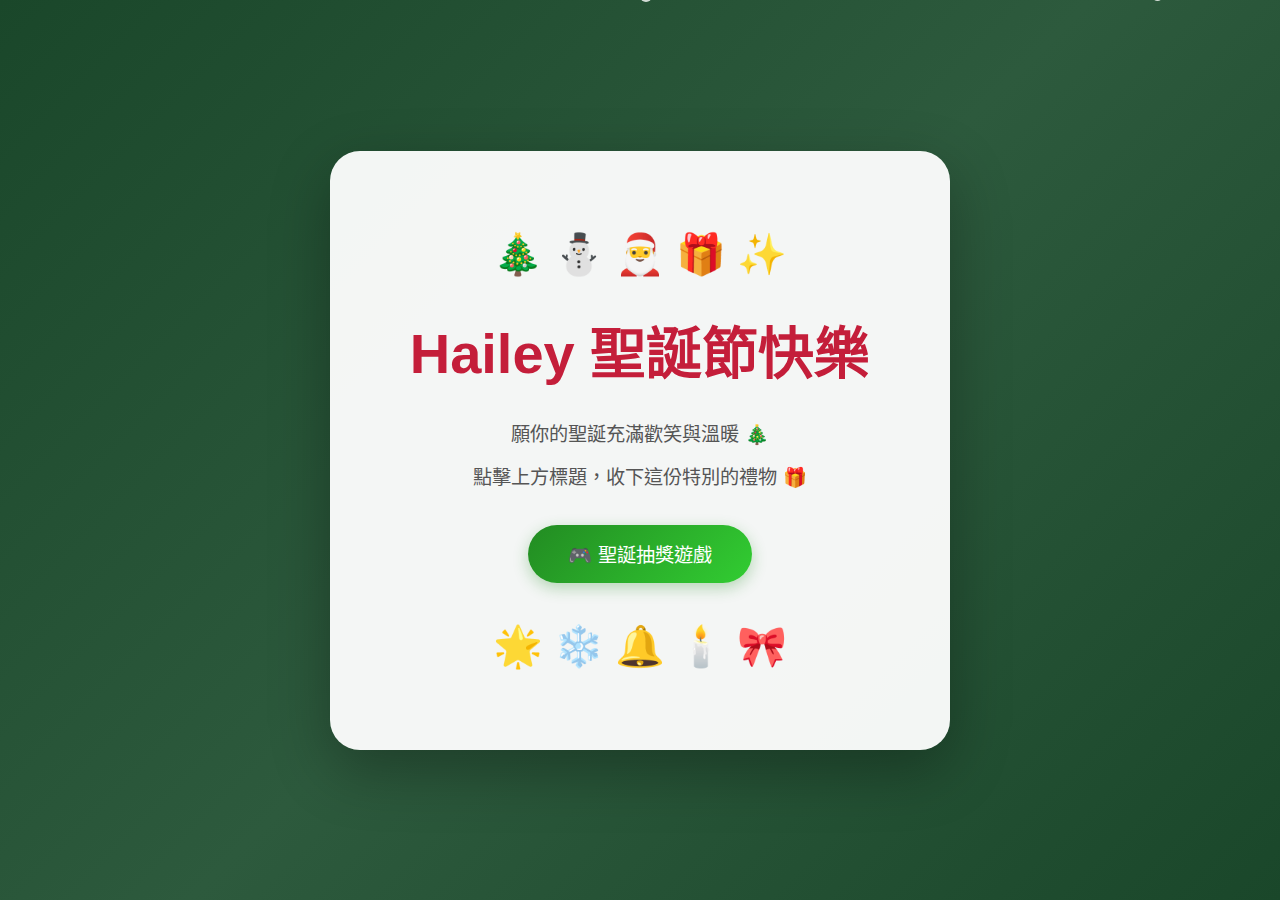
<file: index.html>
<!DOCTYPE html>
<html lang="zh-TW">
<head>
    <meta charset="UTF-8">
    <meta name="viewport" content="width=device-width, initial-scale=1.0">
    <title>神秘網址</title>
    <link rel="stylesheet" href="styles.css">
</head>
<body>
    <div class="snow"></div>
    <div class="snow"></div>
    <div class="snow"></div>
    <div class="snow"></div>
    <div class="snow"></div>

    <div class="container">
        <div class="decorations">🎄 ⛄ 🎅 🎁 ✨</div>

        <h1><a href="https://www.youtube.com/watch?v=dQw4w9WgXcQ&list=RDdQw4w9WgXcQ&start_radio=1">Hailey 聖誕節快樂</a></h1>

        <p class="message">願你的聖誕充滿歡笑與溫暖 🎄</p>
        <p class="message">點擊上方標題，收下這份特別的禮物 🎁</p>

        <button class="game-btn" onclick="window.location.href='game.html'">🎮 聖誕抽獎遊戲</button>

        <div class="decorations">🌟 ❄️ 🔔 🕯️ 🎀</div>
    </div>

    <script src="script.js"></script>
</body>
</html>
</file>
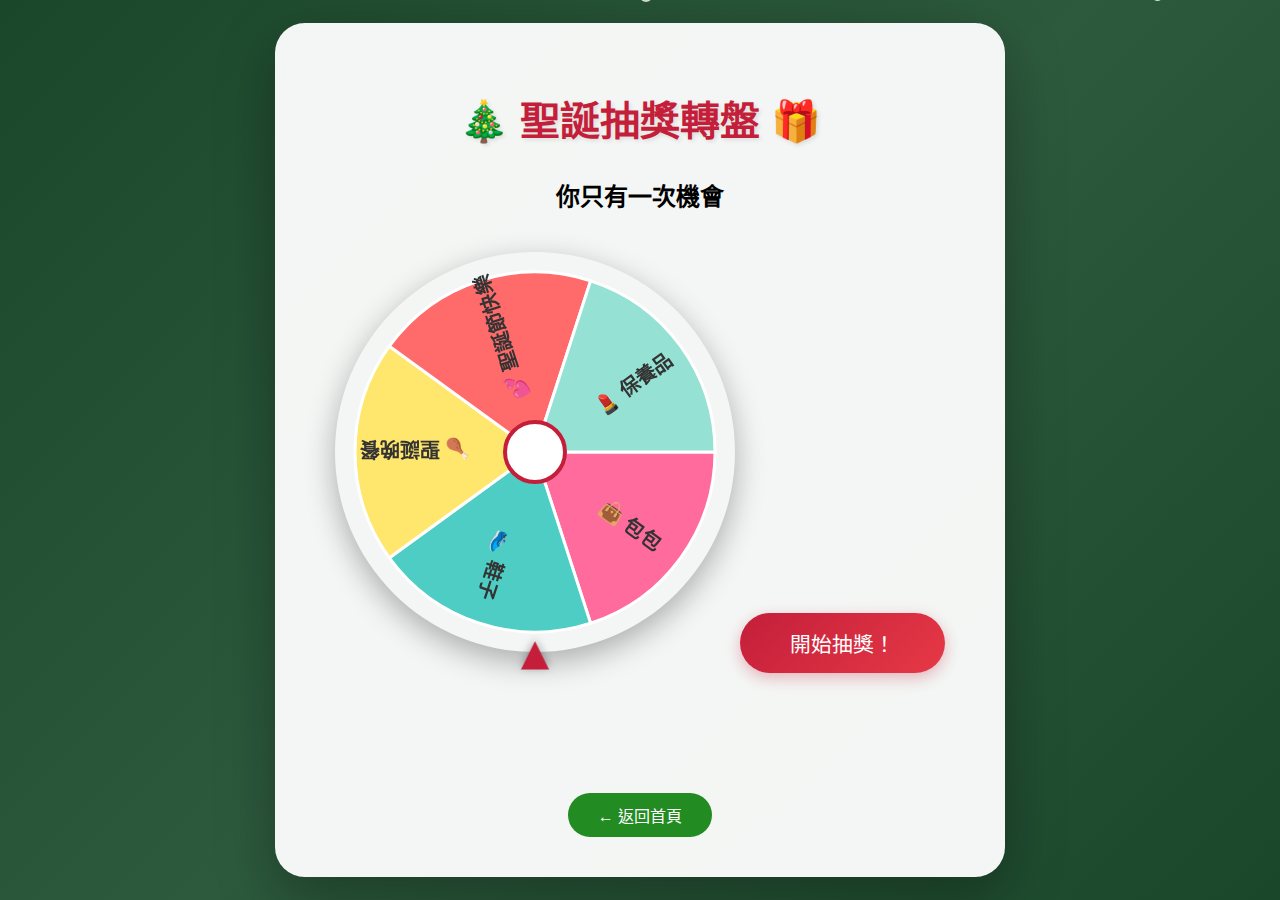
<file: game.html>
<!DOCTYPE html>
<html lang="zh-TW">
<head>
    <meta charset="UTF-8">
    <meta name="viewport" content="width=device-width, initial-scale=1.0">
    <title>聖誕抽獎轉盤</title>
    <link rel="stylesheet" href="game.css">
</head>
<body>
    <div class="snow"></div>
    <div class="snow"></div>
    <div class="snow"></div>
    <div class="snow"></div>
    <div class="snow"></div>
    
    <div class="container">
        <h1>🎄 聖誕抽獎轉盤 🎁</h1>
        <h2> 你只有一次機會 </h2>
        
        <div class="wheel-container">
            <div class="arrow">▼</div>
            <canvas id="wheel" width="400" height="400"></canvas>
        </div>
        
        <button id="spinBtn" class="spin-btn">開始抽獎！</button>
        
        <div id="result" class="result"></div>
        
        <button class="back-btn" onclick="window.location.href='index.html'">← 返回首頁</button>
    </div>
    
    <script src="game.js"></script>
</body>
</html>
</file>
<file: styles.css>
body {
    margin: 0;
    padding: 0;
    display: flex;
    justify-content: center;
    align-items: center;
    min-height: 100vh;
    font-family: 'Segoe UI', Tahoma, Geneva, Verdana, sans-serif;
    background: linear-gradient(135deg, #1a472a 0%, #2d5a3d 50%, #1a472a 100%);
    overflow: hidden;
}

.container {
    text-align: center;
    background: rgba(255, 255, 255, 0.95);
    padding: 60px 80px;
    border-radius: 30px;
    box-shadow: 0 20px 60px rgba(0, 0, 0, 0.3);
    position: relative;
    z-index: 10;
}

h1 {
    font-size: 3.5rem;
    text-align: center;
    margin: 30px 0;
    animation: glow 2s ease-in-out infinite;
}

h1 a {
    color: #c41e3a;
    text-decoration: none;
    transition: all 0.3s;
}

h1 a:hover {
    color: #228b22;
    text-shadow: 0 0 20px rgba(34, 139, 34, 0.5);
}

.decorations {
    font-size: 2.5rem;
    margin: 20px 0;
    animation: bounce 2s ease-in-out infinite;
}

.message {
    font-size: 1.2rem;
    color: #555;
    margin: 15px 0;
    animation: fadeIn 2s;
}

.game-btn {
    background: linear-gradient(135deg, #228b22, #32cd32);
    color: white;
    border: none;
    padding: 15px 40px;
    font-size: 1.2rem;
    border-radius: 50px;
    cursor: pointer;
    margin: 20px 0;
    transition: all 0.3s;
    box-shadow: 0 5px 15px rgba(34, 139, 34, 0.3);
}

.game-btn:hover {
    transform: translateY(-3px);
    box-shadow: 0 8px 20px rgba(34, 139, 34, 0.4);
}

/* 下雪效果 */
.snow {
    position: absolute;
    top: -10px;
    background: white;
    border-radius: 50%;
    opacity: 0.8;
    animation: fall linear infinite;
}

.snow:nth-child(1) {
    left: 10%;
    width: 10px;
    height: 10px;
    animation-duration: 10s;
    animation-delay: 0s;
}

.snow:nth-child(2) {
    left: 30%;
    width: 8px;
    height: 8px;
    animation-duration: 12s;
    animation-delay: 2s;
}

.snow:nth-child(3) {
    left: 50%;
    width: 12px;
    height: 12px;
    animation-duration: 8s;
    animation-delay: 4s;
}

.snow:nth-child(4) {
    left: 70%;
    width: 9px;
    height: 9px;
    animation-duration: 11s;
    animation-delay: 1s;
}

.snow:nth-child(5) {
    left: 90%;
    width: 11px;
    height: 11px;
    animation-duration: 9s;
    animation-delay: 3s;
}

/* 動畫 */
@keyframes fall {
    to {
        transform: translateY(100vh);
    }
}

@keyframes glow {
    0%, 100% {
        text-shadow: 0 0 10px rgba(196, 30, 58, 0.5);
    }
    50% {
        text-shadow: 0 0 20px rgba(196, 30, 58, 0.8), 0 0 30px rgba(196, 30, 58, 0.6);
    }
}

@keyframes bounce {
    0%, 100% {
        transform: translateY(0);
    }
    50% {
        transform: translateY(-10px);
    }
}

@keyframes fadeIn {
    from {
        opacity: 0;
    }
    to {
        opacity: 1;
    }
}
</file>
<file: game.css>
body {
    margin: 0;
    padding: 0;
    display: flex;
    justify-content: center;
    align-items: center;
    min-height: 100vh;
    font-family: 'Segoe UI', Tahoma, Geneva, Verdana, sans-serif;
    background: linear-gradient(135deg, #1a472a 0%, #2d5a3d 50%, #1a472a 100%);
    overflow: hidden;
}

.container {
    text-align: center;
    background: rgba(255, 255, 255, 0.95);
    padding: 40px 60px;
    border-radius: 30px;
    box-shadow: 0 20px 60px rgba(0, 0, 0, 0.3);
    position: relative;
    z-index: 10;
}

h1 {
    font-size: 2.5rem;
    color: #c41e3a;
    margin-bottom: 30px;
    text-shadow: 2px 2px 4px rgba(0, 0, 0, 0.1);
}

.wheel-container {
    position: relative;
    display: inline-block;
    margin: 20px 0;
}

.arrow {
    position: absolute;
    bottom: -30px;
    left: 50%;
    transform: translateX(-50%) rotate(180deg);
    font-size: 3rem;
    color: #c41e3a;
    z-index: 100;
    filter: drop-shadow(0 2px 4px rgba(0, 0, 0, 0.3));
}

#wheel {
    border-radius: 50%;
    box-shadow: 0 10px 30px rgba(0, 0, 0, 0.3);
}

.spin-btn {
    background: linear-gradient(135deg, #c41e3a, #e63946);
    color: white;
    border: none;
    padding: 15px 50px;
    font-size: 1.3rem;
    border-radius: 50px;
    cursor: pointer;
    margin: 20px 0;
    transition: all 0.3s;
    box-shadow: 0 5px 15px rgba(196, 30, 58, 0.3);
}

.spin-btn:hover {
    transform: translateY(-3px);
    box-shadow: 0 8px 20px rgba(196, 30, 58, 0.4);
}

.spin-btn:disabled {
    background: #ccc;
    cursor: not-allowed;
    transform: none;
}

.result {
    font-size: 1.8rem;
    color: #228b22;
    font-weight: bold;
    margin: 20px 0;
    min-height: 40px;
    animation: fadeIn 0.5s;
}

.back-btn {
    background: #228b22;
    color: white;
    border: none;
    padding: 10px 30px;
    font-size: 1rem;
    border-radius: 25px;
    cursor: pointer;
    margin-top: 20px;
    transition: all 0.3s;
}

.back-btn:hover {
    background: #1a6b1a;
    transform: translateY(-2px);
}

/* 下雪效果 */
.snow {
    position: absolute;
    top: -10px;
    background: white;
    border-radius: 50%;
    opacity: 0.8;
    animation: fall linear infinite;
}

.snow:nth-child(1) {
    left: 10%;
    width: 10px;
    height: 10px;
    animation-duration: 10s;
    animation-delay: 0s;
}

.snow:nth-child(2) {
    left: 30%;
    width: 8px;
    height: 8px;
    animation-duration: 12s;
    animation-delay: 2s;
}

.snow:nth-child(3) {
    left: 50%;
    width: 12px;
    height: 12px;
    animation-duration: 8s;
    animation-delay: 4s;
}

.snow:nth-child(4) {
    left: 70%;
    width: 9px;
    height: 9px;
    animation-duration: 11s;
    animation-delay: 1s;
}

.snow:nth-child(5) {
    left: 90%;
    width: 11px;
    height: 11px;
    animation-duration: 9s;
    animation-delay: 3s;
}

@keyframes fall {
    to {
        transform: translateY(100vh);
    }
}

@keyframes fadeIn {
    from {
        opacity: 0;
        transform: scale(0.8);
    }
    to {
        opacity: 1;
        transform: scale(1);
    }
}
</file>
